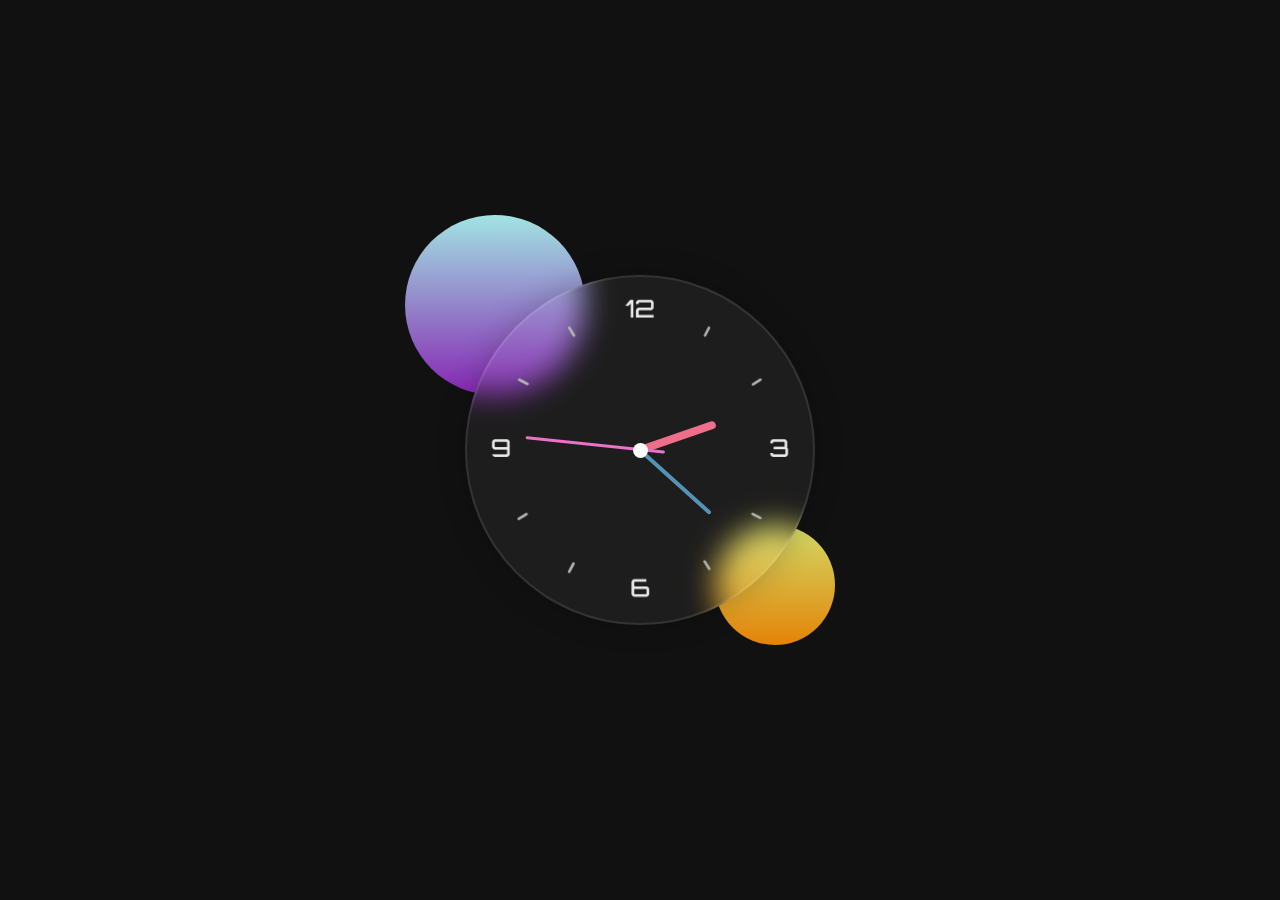
<file: analog clock/index.html>
<!DOCTYPE html>
<html lang="en">
<head>
    <meta charset="UTF-8">
    <meta http-equiv="X-UA-Compatible" content="IE=edge">
    <meta name="viewport" content="width=device-width, initial-scale=1.0">
    <link rel="stylesheet" href="style.css">
    <title>analog clock</title>
</head>
<body>
    <div class="container">

        <div class="circle"></div>
        <div class="circle"></div>

        <div class="clock">

                <div class="clock-bg">
                        <img src="clock.png" alt="">
                </div>

                <div class="hour">
                        <span class="hr" id="hr"></span>
                </div>

                <div class="minute">
                    <span class="min" id="min"></span>
                </div>

                <div class="second">
                    <span class="sec" id="sec"></span>
                </div>




        </div>

    </div>


<script src="index.js"></script>

</body>
</html>
</file>
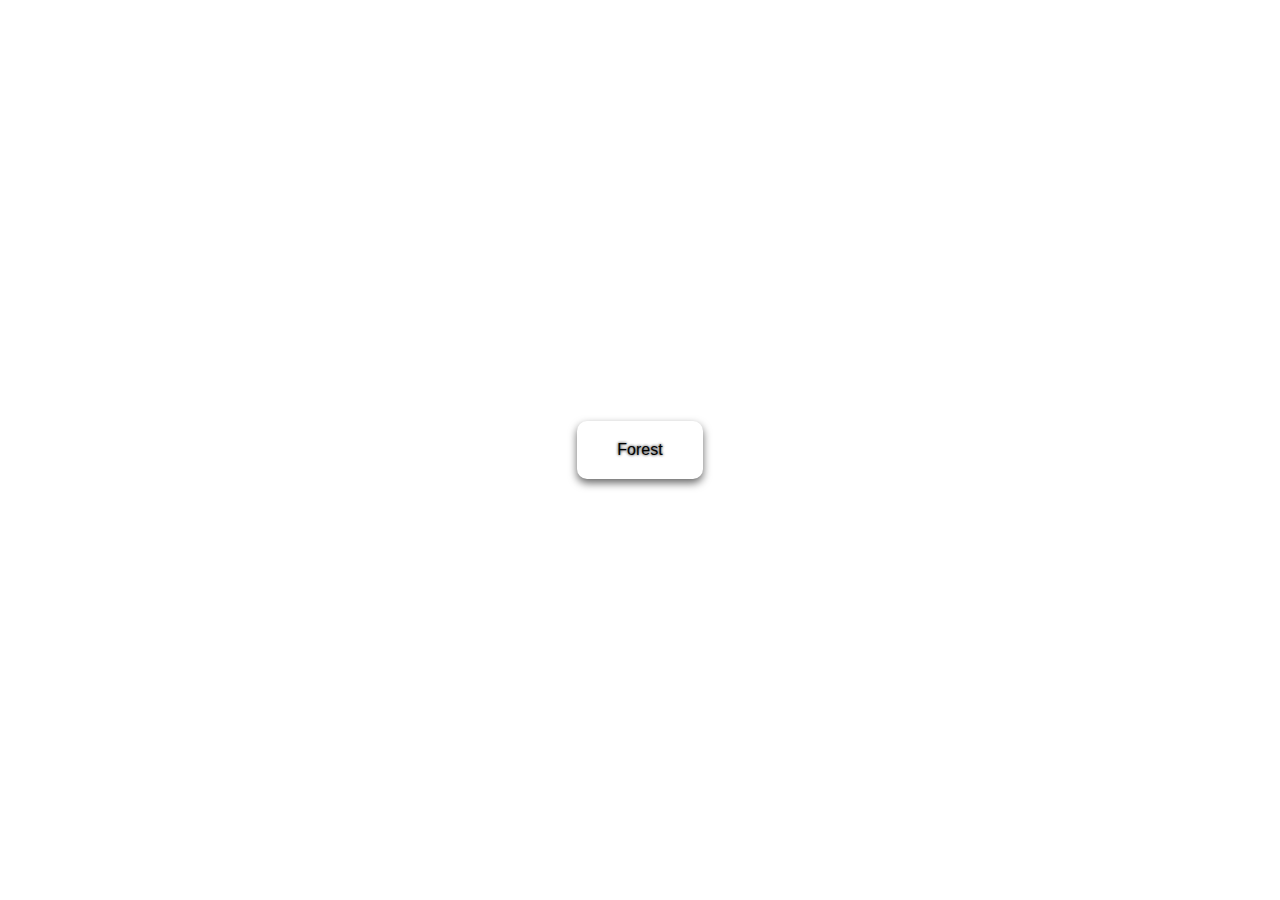
<file: Button ripple effect/index.html>
<!DOCTYPE html>
<html lang="en">
<head>
    <meta charset="UTF-8">
    <meta http-equiv="X-UA-Compatible" content="IE=edge">
    <meta name="viewport" content="width=device-width, initial-scale=1.0">
    <title>Button Ripple Effect</title>
    <link rel="stylesheet" href="style.css">
</head>
<body>
    <a href="#" class="btn"><span>Forest</span></a>
    <script src="index.js"></script>
</body>
</html>
</file>
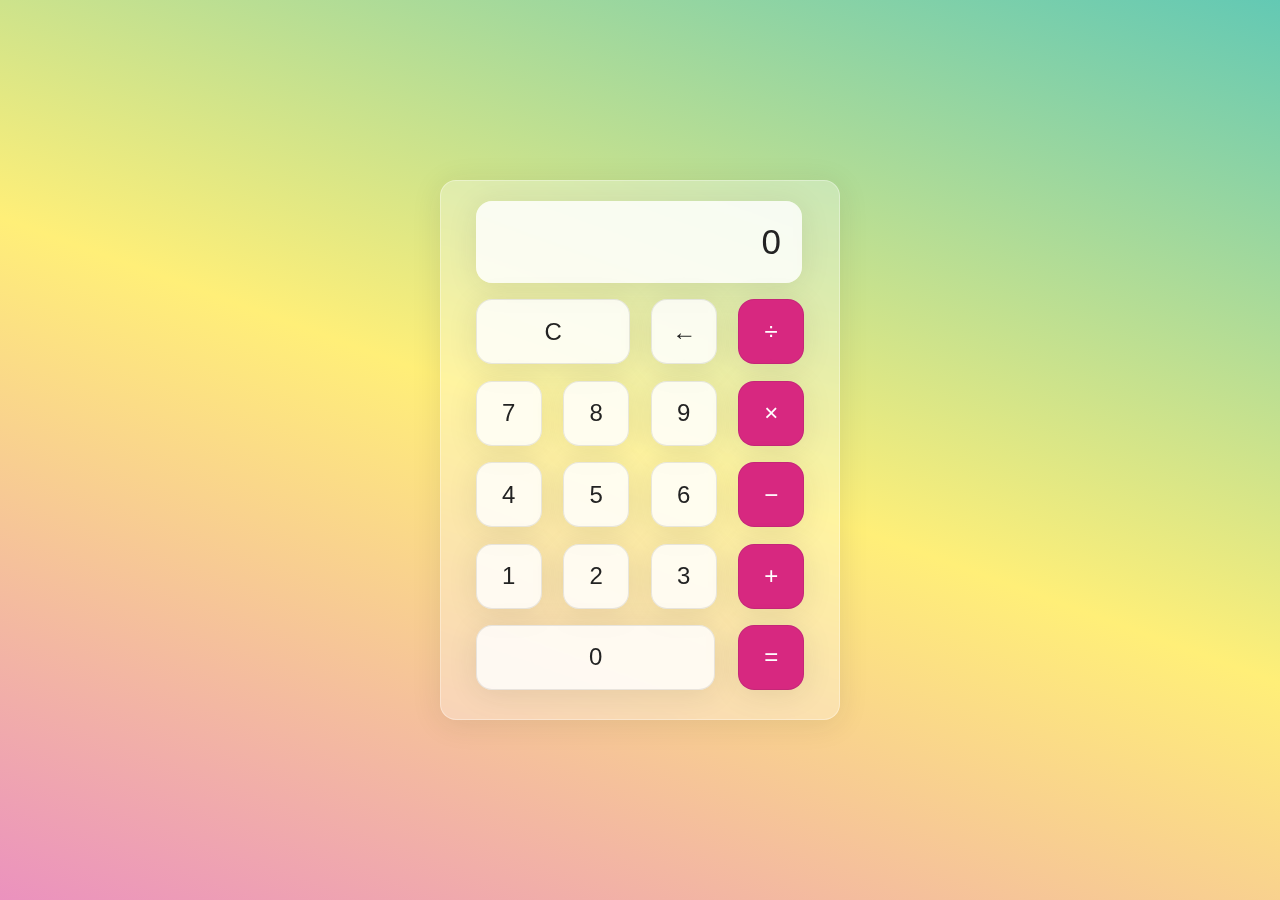
<file: CALCULATOR/index.html>
<!DOCTYPE html>
<html lang="en">
<head>
    <meta charset="UTF-8">
    <meta http-equiv="X-UA-Compatible" content="IE=edge">
    <meta name="viewport" content="width=device-width, initial-scale=1.0">
    <link rel="stylesheet" href="style.css">
    <title>Calculator by Vinay Kumar U</title>
</head>
<body>
    
    <div class="wrapper">
        <section class="screen">
            0
        </section>

        <section class="calc-buttons">
           
            <div class="calc-button-row">
                <button class="calc-button double">
                    C
                </button>
                <button class="calc-button">
                    &larr;
                </button>
                <button class="calc-button">
                    &divide;
                </button>
            </div>

            <div class="calc-button-row">
                <button class="calc-button">
                    7
                </button>
                <button class="calc-button">
                    8
                </button>
                <button class="calc-button">
                    9
                </button>
                <button class="calc-button">
                    &times;
                </button>
            </div>

            <div class="calc-button-row">
                <button class="calc-button">
                    4
                </button>
                <button class="calc-button">
                    5
                </button>
                <button class="calc-button">
                    6
                </button>
                <button class="calc-button">
                    &minus;
                </button>
            </div>

            <div class="calc-button-row">
                <button class="calc-button">
                    1
                </button>
                <button class="calc-button">
                    2
                </button>
                <button class="calc-button">
                    3
                </button>
                <button class="calc-button">
                    &plus;
                </button>
            </div>

            <div class="calc-button-row">
                <button class="calc-button-triple">
                    0
                </button>
                <button class="calc-button">
                    &equals;
                </button>
            </div>
        
        </section>
    
    </div>



    <script src="script.js"></script>
</body>
</html>
</file>
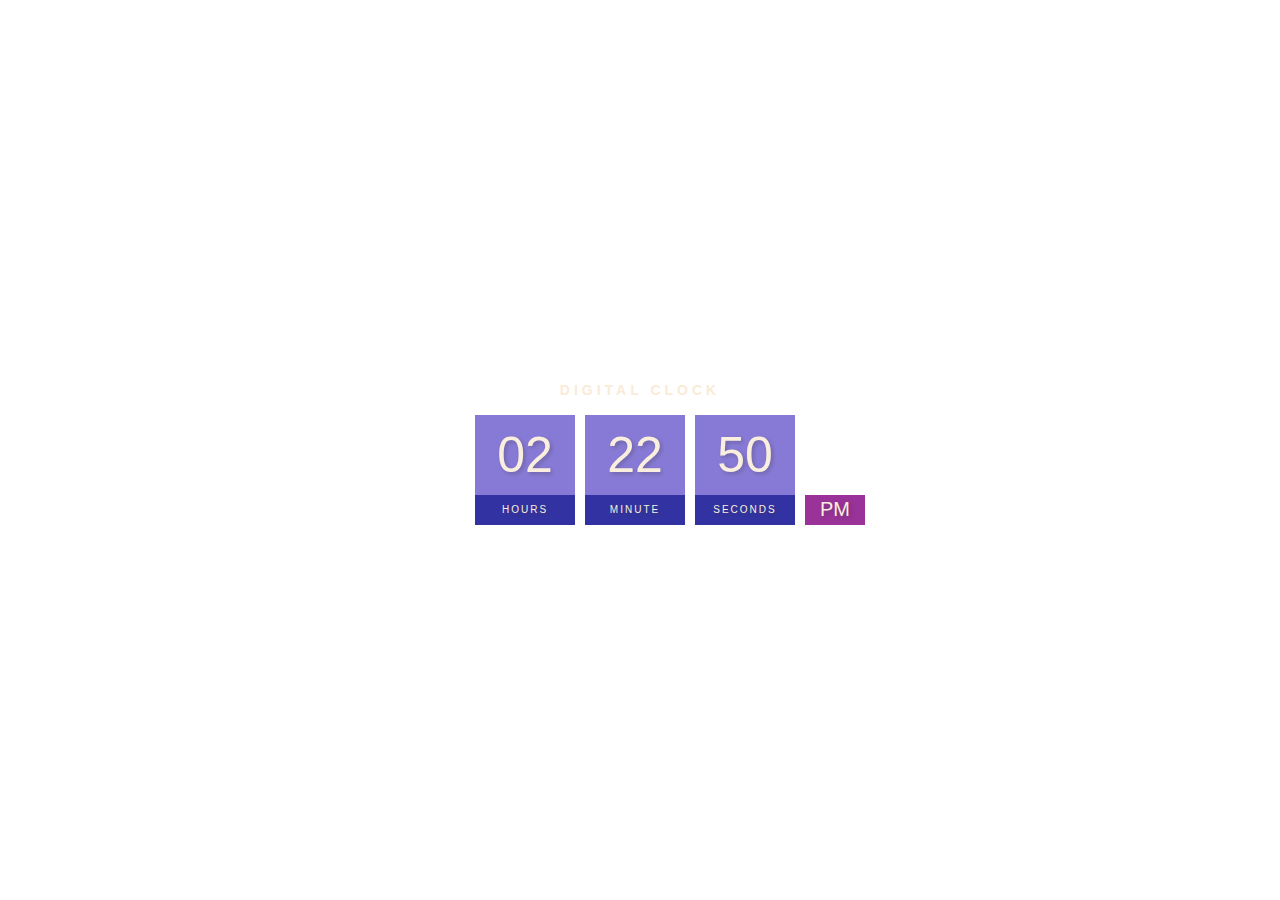
<file: digital clock/index.html>
<!DOCTYPE html>
<html lang="en">
<head>
    <meta charset="UTF-8">
    <meta http-equiv="X-UA-Compatible" content="IE=edge">
    <meta name="viewport" content="width=device-width, initial-scale=1.0">
    <title>Digital Clock</title>
    <link rel="stylesheet" href="style.css">
</head>
<body>
    <h2>Digital Clock</h2>
    <div class="clock">
        <div>
            <span id="hour">00</span>
            <span class="text">Hours</span>
        </div>
        <div>
            <span id="minutes">00</span>
            <span class="text">minute</span>
        </div>
        <div>
            <span id="seconds">00</span>
            <span class="text">seconds</span>
        </div>
        <div>
            <span id="ampm">AM</span>
        </div>
    </div>
    <script src="index.js"></script>
</body>
</html>
</file>
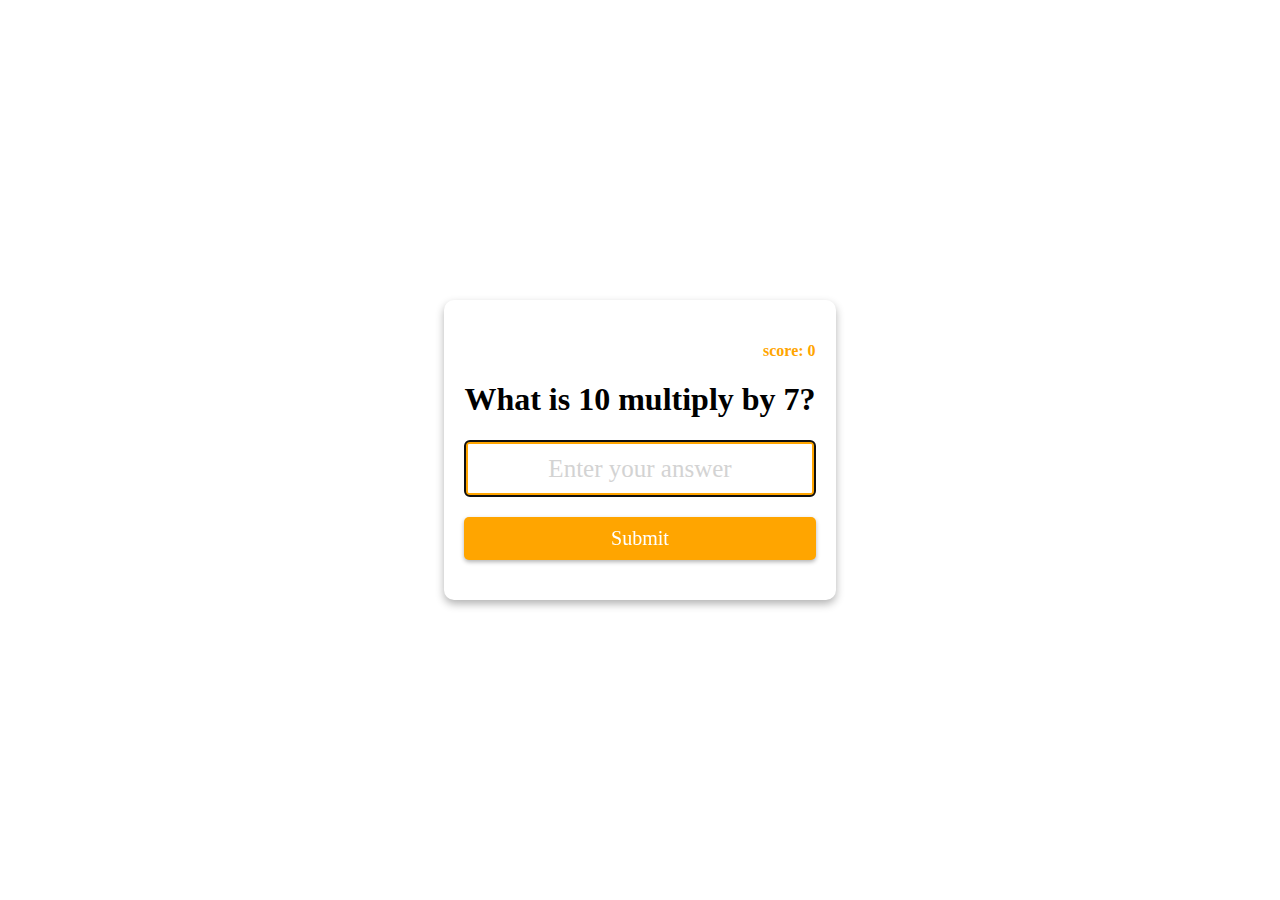
<file: multiplication game/index.html>
<!DOCTYPE html>
<html lang="en">
<head>
    <meta charset="UTF-8">
    <meta http-equiv="X-UA-Compatible" content="IE=edge">
    <meta name="viewport" content="width=device-width, initial-scale=1.0">
    <title>Multiplication App</title>
    <link rel="stylesheet" href="style.css">
</head>
<body>
    <form  class="form" id="form">
        <h4 class="score" id="score">score : 0</h4>
        <h1 id="question">What is 1 multiply by 1?</h1>
        <input type="text" class="input" id="input" placeholder="Enter your answer" autofocus autocomplete="off">
        <button type="submit" class = "btn">Submit</button>
    </form>
    <script src="index.js"></script>
</body>
</html>
</file>
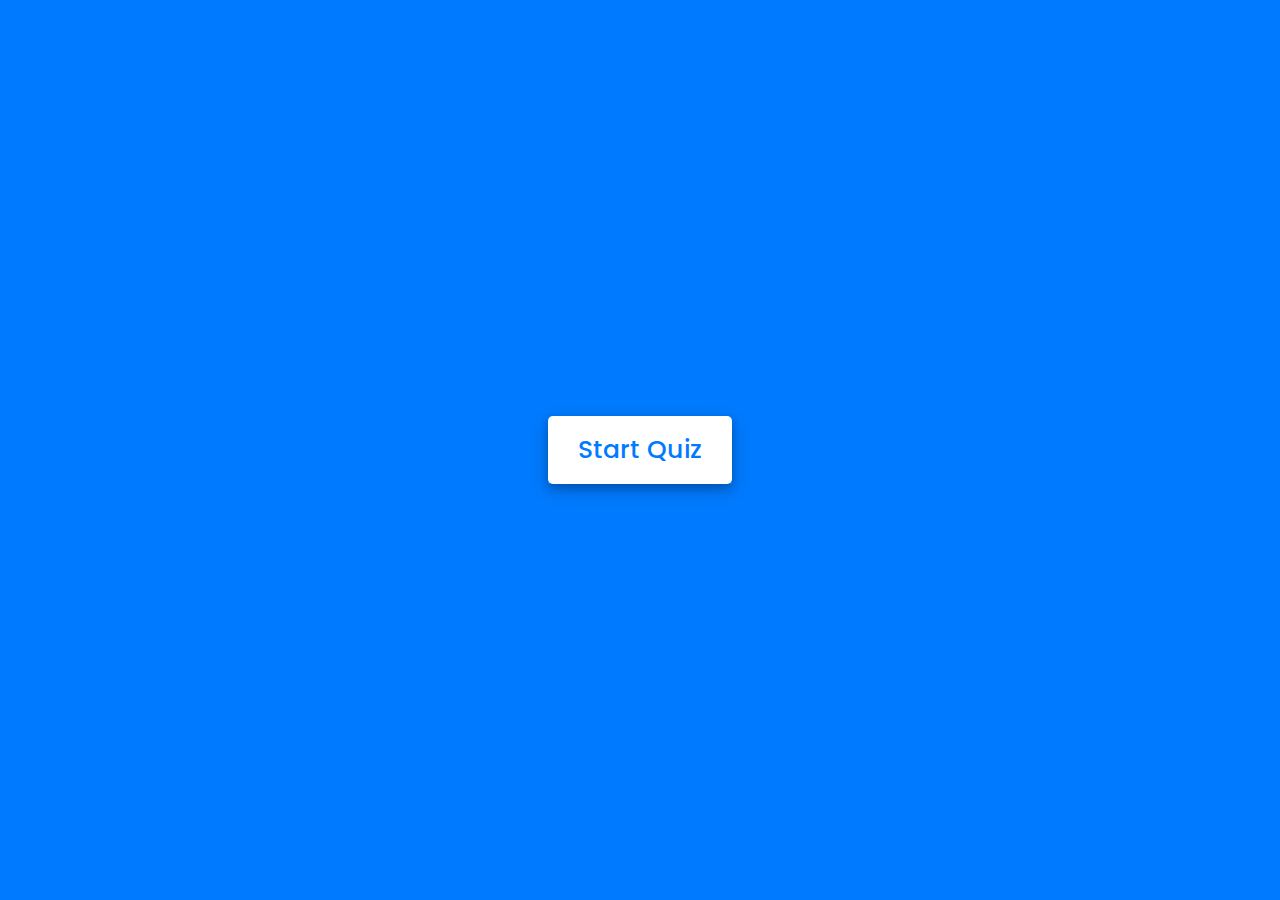
<file: Quiz Application with Timer/index.html>
<!DOCTYPE html>
<html lang="en">
<head>
    <meta charset="UTF-8">
    <meta name="viewport" content="width=device-width, initial-scale=1.0">
    <title>Quiz Website</title>
    <link rel="stylesheet" href="style.css">
    <!-- FontAweome CDN Link for Icons-->
    <link rel="stylesheet" href="https://cdnjs.cloudflare.com/ajax/libs/font-awesome/5.15.3/css/all.min.css"/>
</head>
<body>
    <!-- start Quiz button -->
    <div class="start_btn"><button>Start Quiz</button></div>

    <!-- Info Box -->
    <div class="info_box">
        <div class="info-title"><span>Some Rules of this Quiz</span></div>
        <div class="info-list">
            <div class="info">1. You will have only <span>15 seconds</span> per each question.</div>
            <div class="info">2. Once you select your answer, it can't be undone.</div>
            <div class="info">3. You can't select any option once time goes off.</div>
            <div class="info">4. You can't exit from the Quiz while you're playing.</div>
            <div class="info">5. You'll get points on the basis of your correct answers.</div>
        </div>
        <div class="buttons">
            <button class="quit">Exit Quiz</button>
            <button class="restart">Continue</button>
        </div>
    </div>

    <!-- Quiz Box -->
    <div class="quiz_box">
        <header>
            <div class="title">Awesome Quiz Application</div>
            <div class="timer">
                <div class="time_left_txt">Time Left</div>
                <div class="timer_sec">15</div>
            </div>
            <div class="time_line"></div>
        </header>
        <section>
            <div class="que_text">
                <!-- Here I've inserted question from JavaScript -->
            </div>
            <div class="option_list">
                <!-- Here I've inserted options from JavaScript -->
            </div>
        </section>

        <!-- footer of Quiz Box -->
        <footer>
            <div class="total_que">
                <!-- Here I've inserted Question Count Number from JavaScript -->
            </div>
            <button class="next_btn">Next Que</button>
        </footer>
    </div>

    <!-- Result Box -->
    <div class="result_box">
        <div class="icon">
            <i class="fas fa-crown"></i>
        </div>
        <div class="complete_text">You've completed the Quiz!</div>
        <div class="score_text">
            <!-- Here I've inserted Score Result from JavaScript -->
        </div>
        <div class="buttons">
            <button class="restart">Replay Quiz</button>
            <button class="quit">Quit Quiz</button>
        </div>
    </div>

    <!-- Inside this JavaScript file I've inserted Questions and Options only -->
    <script src="js/questions.js"></script>

    <!-- Inside this JavaScript file I've coded all Quiz Codes -->
    <script src="js/script.js"></script>

</body>
</html>
</file>
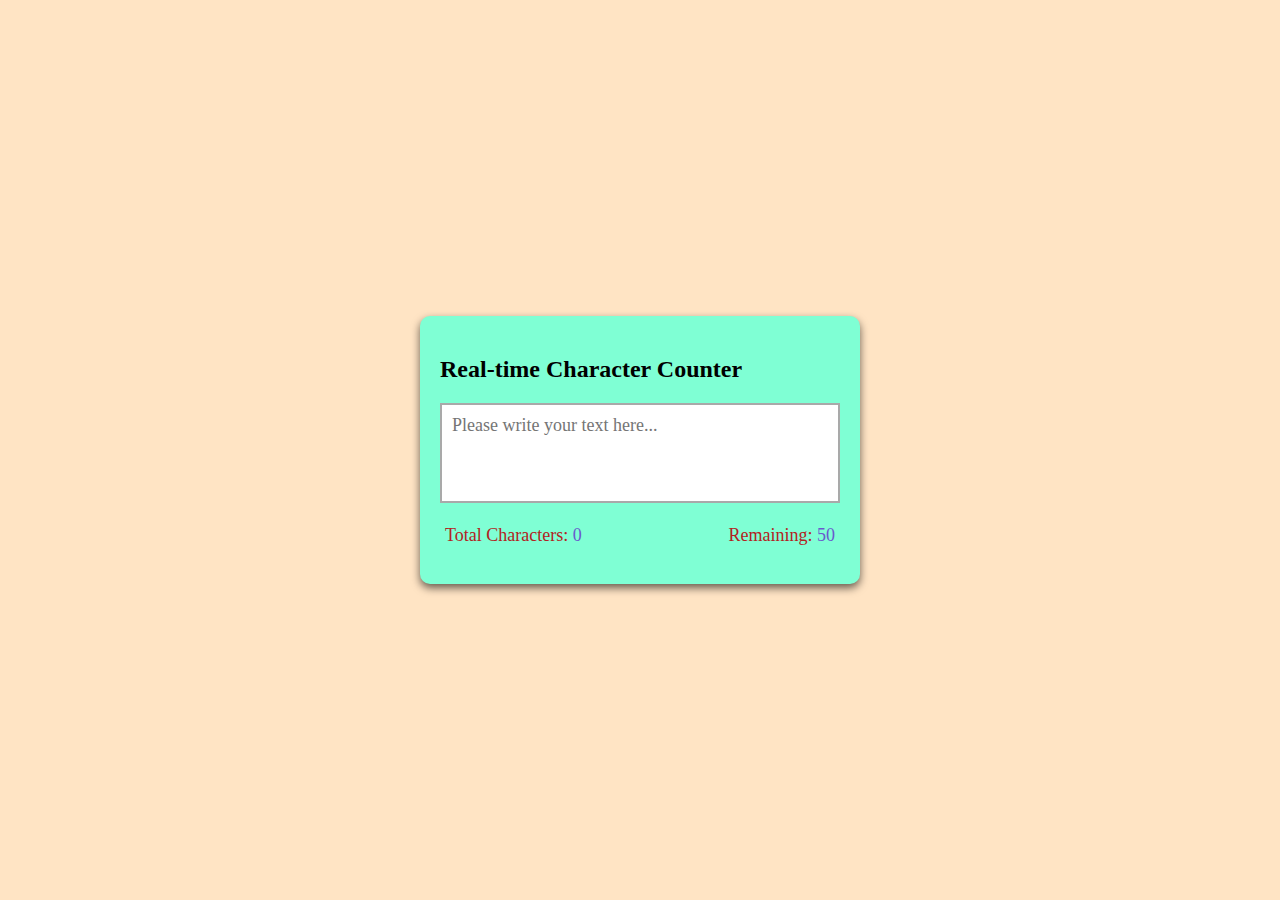
<file: Real time character counter/index.html>
<!DOCTYPE html>
<html lang="en">
<head>
    <meta charset="UTF-8">
    <meta http-equiv="X-UA-Compatible" content="IE=edge">
    <meta name="viewport" content="width=device-width, initial-scale=1.0">
    <title>Real time character counter</title>
    <link rel="stylesheet" href="style.css">
</head>
<body>
    <div class="container">
        
        <h2>Real-time Character Counter</h2>

        <textarea  id="textarea" class="textarea" placeholder="Please write your text here..." maxlength="50"></textarea>

        <div class="counter-container">
            <p>Total Characters: <span class="total-counter" id="total-counter"></span></p>

            <p>Remaining: <span class="remaining-counter" id="remaining-counter"></span></p>

        </div>
    </div>

    <script src="index.js"></script>
</body>
</html>
</file>
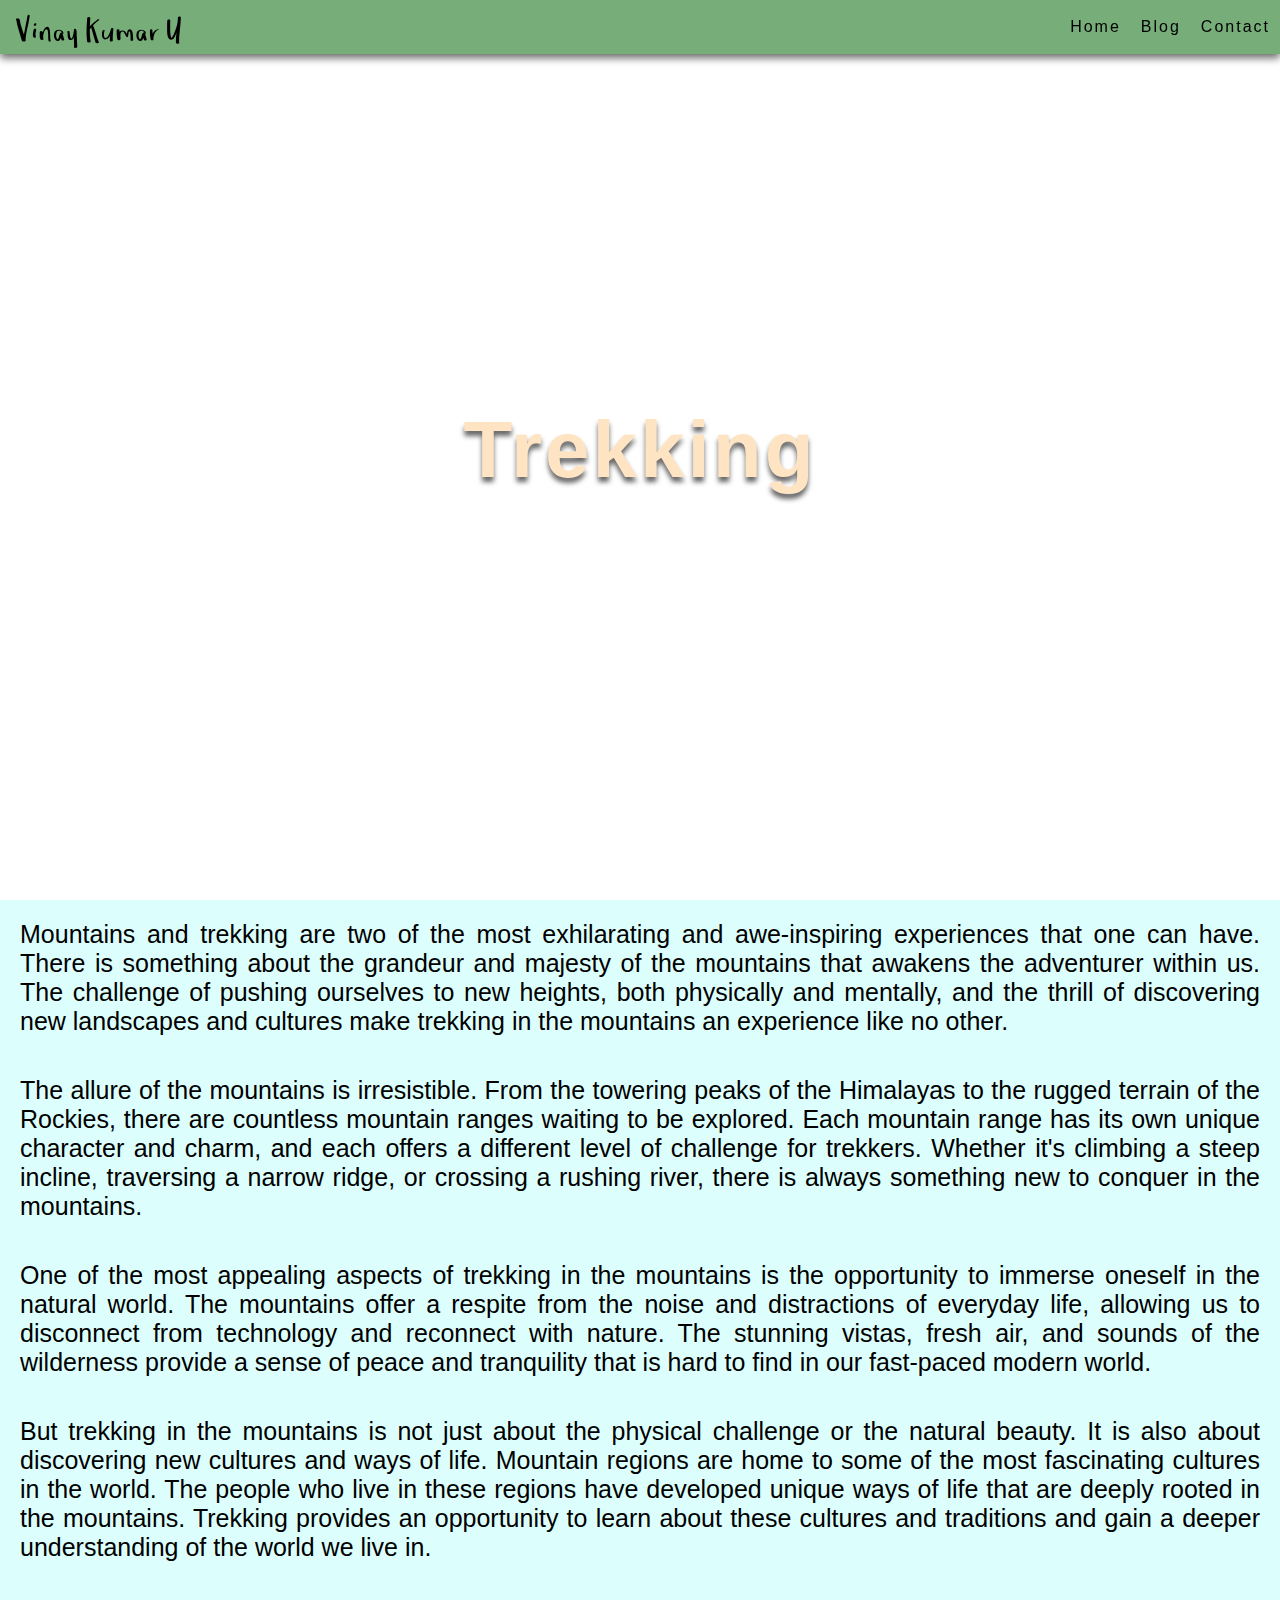
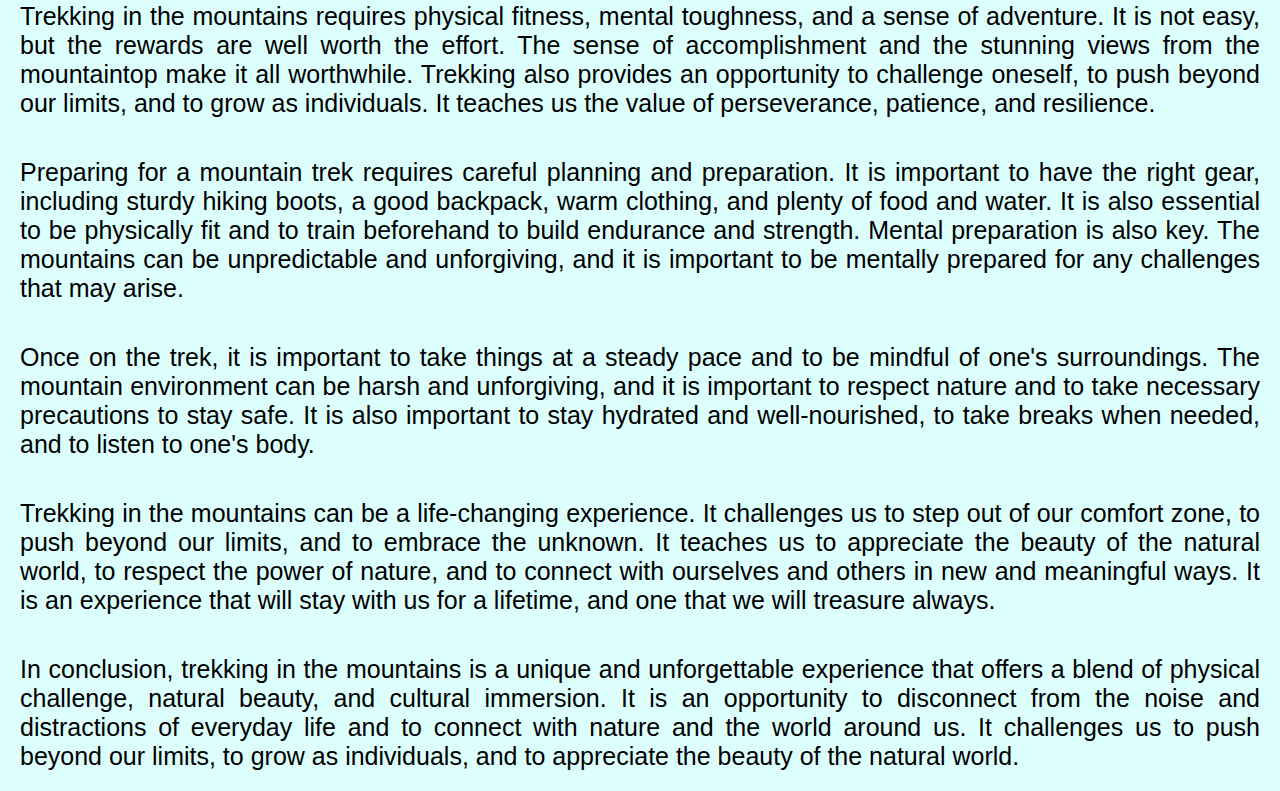
<file: Sticky Navbar/index.html>
<!DOCTYPE html>
<html lang="en">
<head>
    <meta charset="UTF-8">
    <meta http-equiv="X-UA-Compatible" content="IE=edge">
    <meta name="viewport" content="width=device-width, initial-scale=1.0">
    <title>Sticky Navbar</title>
    <link rel="stylesheet" href="style.css">
</head>
<body>
    <div class="navbar">
        <a href="index.html"><img src="logo.svg" alt="logo"></a>

        <ul>
            <li><a href="#">Home</a></li>
            <li><a href="#">Blog</a></li>
            <li><a href="#">Contact</a></li>
        </ul>
    </div>

    <div class="top-container">
        <h1>Trekking</h1>
    </div>

        <div class="bottom-container">
            <p class="text">Mountains and trekking are two of the most exhilarating and awe-inspiring experiences that one can have. There is something about the grandeur and majesty of the mountains that awakens the adventurer within us. The challenge of pushing ourselves to new heights, both physically and mentally, and the thrill of discovering new landscapes and cultures make trekking in the mountains an experience like no other.</p>

                <p class="text">The allure of the mountains is irresistible. From the towering peaks of the Himalayas to the rugged terrain of the Rockies, there are countless mountain ranges waiting to be explored. Each mountain range has its own unique character and charm, and each offers a different level of challenge for trekkers. Whether it's climbing a steep incline, traversing a narrow ridge, or crossing a rushing river, there is always something new to conquer in the mountains.</p>
                
                <p class="text">One of the most appealing aspects of trekking in the mountains is the opportunity to immerse oneself in the natural world. The mountains offer a respite from the noise and distractions of everyday life, allowing us to disconnect from technology and reconnect with nature. The stunning vistas, fresh air, and sounds of the wilderness provide a sense of peace and tranquility that is hard to find in our fast-paced modern world.</p>
                
                <p class="text">But trekking in the mountains is not just about the physical challenge or the natural beauty. It is also about discovering new cultures and ways of life. Mountain regions are home to some of the most fascinating cultures in the world. The people who live in these regions have developed unique ways of life that are deeply rooted in the mountains. Trekking provides an opportunity to learn about these cultures and traditions and gain a deeper understanding of the world we live in.</p>
                
                <p class="text">Trekking in the mountains requires physical fitness, mental toughness, and a sense of adventure. It is not easy, but the rewards are well worth the effort. The sense of accomplishment and the stunning views from the mountaintop make it all worthwhile. Trekking also provides an opportunity to challenge oneself, to push beyond our limits, and to grow as individuals. It teaches us the value of perseverance, patience, and resilience.</p>
                
                <p class="text">Preparing for a mountain trek requires careful planning and preparation. It is important to have the right gear, including sturdy hiking boots, a good backpack, warm clothing, and plenty of food and water. It is also essential to be physically fit and to train beforehand to build endurance and strength. Mental preparation is also key. The mountains can be unpredictable and unforgiving, and it is important to be mentally prepared for any challenges that may arise.</p>
                
                <p class="text">Once on the trek, it is important to take things at a steady pace and to be mindful of one's surroundings. The mountain environment can be harsh and unforgiving, and it is important to respect nature and to take necessary precautions to stay safe. It is also important to stay hydrated and well-nourished, to take breaks when needed, and to listen to one's body.</p>
                
                <p class="text">Trekking in the mountains can be a life-changing experience. It challenges us to step out of our comfort zone, to push beyond our limits, and to embrace the unknown. It teaches us to appreciate the beauty of the natural world, to respect the power of nature, and to connect with ourselves and others in new and meaningful ways. It is an experience that will stay with us for a lifetime, and one that we will treasure always.</p>
                
                <p class="text"> In conclusion, trekking in the mountains is a unique and unforgettable experience that offers a blend of physical challenge, natural beauty, and cultural immersion. It is an opportunity to disconnect from the noise and distractions of everyday life and to connect with nature and the world around us. It challenges us to push beyond our limits, to grow as individuals, and to appreciate the beauty of the natural world.</p>
           
        </div>


    <script src="index.js"></script>
</body>
</html>
</file>
<file: analog clock/style.css>
*{
    margin: 0;
    padding: 0;
    box-sizing: border-box;
}
body{
    height: 100vh;
    display: flex;
    align-items: center;
    justify-content: center;
    background: #111;
}

.container{
    position: relative;
}

.container .circle{
    position: absolute;
    border-radius: 50%;
    pointer-events: none;
    animation: 2s ease-in infinite alternate;
}

.container .circle:nth-child(1){
    width: 180px;
    height: 180px;
    top: -60px;
    left: -60px;
    background: linear-gradient(#a2e3e3, #8626b2);
    animation-name: move-up;
}

@keyframes move-up{
    to{
        transform: translateY(-10px);
    }
}

.container .circle:nth-child(2){
    width: 120px;
    height: 120px;
    bottom: -20px;
    right: -20px;
    background: linear-gradient(#d2da67,#e48307);
    animation-name: move-down;
}

@keyframes move-down{
    to{
        transform: translateY(10px);
    }
}

.clock{
    width: 350px;
    height: 350px;
    display: flex;
    align-items: center;
    justify-content: center;
    border: 2px solid rgba(255, 255, 255, 0.1);
    border-radius: 50%;
    backdrop-filter: blur(15px);
    background: rgba(255, 255, 255, 0.05);
    box-shadow: 0 0 30px rgba(0, 0, 0, 0.2);    
}

.clock .clock-bg img{
    width: 100%;
    height: 100%;
}

.clock::before{
    content: '';
    position: absolute;
    width: 15px;
    height: 15px;
    background: #fff;
    border-radius: 50%;
    z-index: 15;
}

.clock .hour,
.clock .minute,
.clock .second{
    position: absolute;
}

.clock .hour,
.clock .hour .hr{
    width: 160px;
    height: 160px;
}

.clock .minute,
.clock .minute .min{
    width: 190px;
    height: 190px;
}

.clock .second,
.clock .second .sec{
    width: 230px;
    height: 230px;
}

.clock .hour .hr,
.clock .minute .min,
.clock .second .sec{
    display: flex;
    justify-content: center;
    position: absolute;
    border-radius: 50%;
}

.clock .hour .hr::before{
    content: '';
    position: absolute;
    width: 8px;
    height: 80px;
    background: #ed6f8a;
    z-index: 10;
    border-radius: 10px;
}


.clock .minute .min::before{
    content: '';
    position: absolute;
    width: 4px;
    height: 90px;
    background: #5493b5;
    z-index: 11;
    border-radius: 8px;
}


.clock .second .sec::before{
    content: '';
    position: absolute;
    width: 3px;
    height: 140px;
    background: rgb(237, 113, 202);
    z-index: 12;
    border-radius: 2px;
}
</file>
<file: Button ripple effect/style.css>
body{
    margin: 0;
    display: flex;
    justify-content: center;
    height: 100vh;
    align-items: center;
    background-image: url(https://images.unsplash.com/photo-1506452305024-9d3f02d1c9b5?ixlib=rb-4.0.3&ixid=MnwxMjA3fDB8MHxwaG90by1wYWdlfHx8fGVufDB8fHx8&auto=format&fit=crop&w=1170&q=80);
    font-family: sans-serif;
    background-size: cover;
    text-shadow: 0 0 3px;
}            

.btn{
    background-color: white;
    padding: 20px 40px;
    border-radius: 10px;
    box-shadow: 0px 4px 8px rgba(0, 0, 0, .6);
    text-decoration: none;;
    color: black;
    position: absolute;
    overflow: hidden;
}

.btn::before{
    content: "";
    position: absolute;
    background-color: #748B75;
    width: 0;
    height: 0;
    left: var(--xPos);
    top: var(--yPos);
    transform: translate(-30%, -40%);
    border-radius: 50%;
    transition: width .8s, height .8s;

}

.btn:hover:before{
    width: 800px;
    height: 800px;
}

.btn span{
    position: relative;
    z-index: 1;
}
</file>
<file: CALCULATOR/style.css>
html{
    box-sizing: border-box;
    height:100%;
}

*,

*::before,

*::after{
    box-sizing: inherit;
    margin: 0;
    padding : 0;
}

body{
    align-items: center;
    background: linear-gradient(20deg, #eb92be, #ffef78, #63c9b4);
    display: flex;
    font-family: 'Dosis', sans-serif;
    font-display: swap;
    height: inherit;
    justify-content: center;

}

.wrapper{
    backdrop-filter: blur(5.5px);
    -webkit-backdrop-filter: blur(5.5px);
    border-radius: 16px;
    box-shadow: 0 4px 30px rgba(35, 35, 35, 0.1);
    color: #232323;
    backdrop-filter: blur(4px);
    -webkit-backdrop-filter: blur(4px);
    background: rgba(255, 255, 255, 0.30);
    border:  1px solid rgba(255, 255, 255, 0.34);
    flex-basis: 400px;
    height: 540px;
    padding: 20px 35px;   
}

.screen{
    backdrop-filter: blur(5.5px);
    background: rgba(255, 255, 255, 0.75);
    border: 1px solid rgba(255, 255, 255, 0.01);
    border-radius: 16px;
    box-shadow: 0 4px 30px rgba(35, 35, 35, 0.1);
    color: #232323;
    font-size: 35px;
    overflow: auto;
    padding: 20px;
    text-align: right;
    width: 326px;

}

.calc-button-row{
    display: flex;
    justify-content: space-between;
    margin: 5% 0;

}

.calc-button{
    backdrop-filter: blur(5.5px);
    -webkit-backdrop-filter: blur(5,5px);
    background: rgba(255, 255, 255, 0.75);
    border: 1px solid rgba(35, 35, 35, 0.1);
    border-radius: 16px;
    box-shadow: 0 4px 30px rgba(35, 35, 35, 0.1);
    color: #232323;
    flex-basis: 20%;
    font-family: inherit;
    font-size: 24px;
    height: 65px;
}

.calc-button-triple{
    backdrop-filter: blur(5.5px);
    -webkit-backdrop-filter: blur(5,5px);
    background: rgba(255, 255, 255, 0.75);
    border: 1px solid rgba(35, 35, 35, 0.1);
    border-radius: 16px;
    box-shadow: 0 4px 30px rgba(35, 35, 35, 0.1);
    color: #232323;
    flex-basis: 20%;
    font-family: inherit;
    font-size: 24px;
    height: 65px;
}

.calc-button:last-child{
    backdrop-filter: blur(5.5px);
    -webkit-backdrop-filter: blur(5,5px);
    background: rgba(255, 255, 255, 0.75);
    border: 1px solid rgba(35, 35, 35, 0.1);
    border-radius: 16px;
    box-shadow: 0 4px 30px rgba(35, 35, 35, 0.1);
    color: white;
    background: #d72880;

}

.calc-button:last-child:hover{
    background-color: inherit;
    color: inherit;
}

.calc-button:hover{
    background-color: inherit;
}

.calc-button-triple:hover{
    background-color: inherit;
}
.calc-button:active{
    background-color: #ffef78;

}
.double{
    flex-basis: 47%;
}

.calc-button-triple{
    flex-basis: 73%;
}
</file>
<file: digital clock/style.css>
body{
    margin: 0;
    font-family: sans-serif;
    display: flex;
    flex-direction: column;
    align-items: center;
    height: 100vh;
    justify-content: center;
    background-image: url("https://images.unsplash.com/photo-1610528816441-f309483d887a?ixlib=rb-4.0.3&ixid=MnwxMjA3fDB8MHxwaG90by1wYWdlfHx8fGVufDB8fHx8&auto=format&fit=crop&w=1171&q=80");
    background-size: cover;
    overflow: hidden;
}

h2{
    text-transform: uppercase;
    letter-spacing: 4px;
    font-size: 14px;
    text-align: center;
    color: antiquewhite;
}

.clock{
    display: flex;
}

.clock div{
    margin: 5px;
    position: relative;
}

.clock span{
    width: 100px;
    height: 80px;
    background-color: slateblue;
    opacity: .8;
    color: antiquewhite;
    display: flex;
    justify-content: center;
    align-items: center;
    font-size: 50px;
    text-shadow: 2px 2px 4px rgba(0, 0, 0, .3);

}

.clock .text{
    height: 30px;
    font-size: 10px;
    text-transform: uppercase;
    letter-spacing: 2px;
    background: darkblue;
    opacity: 0.8;
}

.clock #ampm{
    bottom: 0;
    position: absolute;
    width: 60px;
    height: 30px;
    font-size: 20px;
    background-color: purple;
}
</file>
<file: multiplication game/style.css>
body{
    margin: 0;
    display: flex;
    justify-content: center;
    height: 100vh;
    align-items: center;
    text-align: center;
    background-image: url(https://plus.unsplash.com/premium_photo-1676422355992-703feab0d80d?ixlib=rb-4.0.3&ixid=MnwxMjA3fDB8MHxzZWFyY2h8MXx8bWF0aHN8ZW58MHx8MHx8&auto=format&fit=crop&w=700&q=60);
    font-family: cursive;
    overflow: hidden;
}

.form{
    background-color: white;
    padding: 20px;
    box-shadow: 0 4px 8px rgba(0, 0, 0, .3);
    border-radius: 10px;
    margin: 10px;

}

.input{
    display: block;
    width: 100%;
    box-sizing: border-box;
    font-size: 25px;
    text-align: center;
    padding: 10px;
    border: solid 4px orange;
    color: black;
    border-radius: 5px;
}

.input::placeholder{
    color: lightgray;
    font-family: cursive;
}

.btn{
    background-color: orange;
    color: white;
    border: none;
    display: block;
    width: 100%;
    padding: 10px;
    font-size: 20px;
    font-family: cursive;
    margin: 20px 0;
    border-radius: 5px;
    box-shadow: 0 2px 4px rgba(0, 0, 0, .3);
    cursor: grab;
}

.btn:hover{
    filter: brightness(.9);
}

.score{
    color: orange;
    text-align: right;
}
</file>
<file: Quiz Application with Timer/style.css>
/* importing google fonts */
@import url('https://fonts.googleapis.com/css2?family=Poppins:wght@200;300;400;500;600;700&display=swap');
*{
    margin: 0;
    padding: 0;
    box-sizing: border-box;
    font-family: 'Poppins', sans-serif;
}

body{
    background: #007bff;
    background-image: url(https://wallpapercave.com/wp/wp5204099.jpg);
}

::selection{
    color: #fff;
    background: #007bff;
}

.buttons::before{
    background-color: #155724;
    
}

.start_btn,
.info_box,
.quiz_box,.result_box{
    position: absolute;
    top: 50%;
    left: 50%;
    transform: translate(-50%, -50%);
    box-shadow: 0 4px 8px 0 rgba(0, 0, 0, 0.2), 0 6px 20px 0 rgba(0, 0, 0, 0.19);
}

.info_box.activeInfo,
.quiz_box.activeQuiz,
.result_box.activeResult{
    opacity: 1;
    z-index: 5;
    pointer-events: auto;
    transform: translate(-50%, -50%) scale(1);
}

.start_btn button{
    font-size: 25px;
    font-weight: 500;
    color: #007bff;
    padding: 15px 30px;
    outline: none;
    border: none;
    border-radius: 5px;
    background: #fff;
    cursor: pointer;
}

.info_box{
    width: 540px;
    background: #fff;
    border-radius: 5px;
    transform: translate(-50%, -50%) scale(0.9);
    opacity: 0;
    pointer-events: none;
    transition: all 0.3s ease;
}

.info_box .info-title{
    height: 60px;
    width: 100%;
    border-bottom: 1px solid lightgrey;
    display: flex;
    align-items: center;
    padding: 0 30px;
    border-radius: 5px 5px 0 0;
    font-size: 20px;
    font-weight: 600;
}

.info_box .info-list{
    padding: 15px 30px;
}

.info_box .info-list .info{
    margin: 5px 0;
    font-size: 17px;
}

.info_box .info-list .info span{
    font-weight: 600;
    color: #007bff;
}
.info_box .buttons{
    height: 60px;
    display: flex;
    align-items: center;
    justify-content: flex-end;
    padding: 0 30px;
    border-top: 1px solid lightgrey;
}

.info_box .buttons button{
    margin: 0 5px;
    height: 40px;
    width: 100px;
    font-size: 16px;
    font-weight: 500;
    cursor: pointer;
    border: none;
    outline: none;
    border-radius: 5px;
    border: 1px solid #007bff;
    transition: all 0.3s ease;
}

.quiz_box{
    width: 550px;
    background: #fff;
    border-radius: 5px;
    transform: translate(-50%, -50%) scale(0.9);
    opacity: 0;
    pointer-events: none;
    transition: all 0.3s ease;
}

.quiz_box header{
    position: relative;
    z-index: 2;
    height: 70px;
    padding: 0 30px;
    background: #fff;
    border-radius: 5px 5px 0 0;
    display: flex;
    align-items: center;
    justify-content: space-between;
    box-shadow: 0px 3px 5px 1px rgba(0,0,0,0.1);
}

.quiz_box header .title{
    font-size: 20px;
    font-weight: 600;
}

.quiz_box header .timer{
    color: #004085;
    background: #cce5ff;
    border: 1px solid #b8daff;
    height: 45px;
    padding: 0 8px;
    border-radius: 5px;
    display: flex;
    align-items: center;
    justify-content: space-between;
    width: 145px;
}

.quiz_box header .timer .time_left_txt{
    font-weight: 400;
    font-size: 17px;
    user-select: none;
}

.quiz_box header .timer .timer_sec{
    font-size: 18px;
    font-weight: 500;
    height: 30px;
    width: 45px;
    color: #fff;
    border-radius: 5px;
    line-height: 30px;
    text-align: center;
    background: #343a40;
    border: 1px solid #343a40;
    user-select: none;
}

.quiz_box header .time_line{
    position: absolute;
    bottom: 0px;
    left: 0px;
    height: 3px;
    background: #007bff;
}

section{
    padding: 25px 30px 20px 30px;
    background: #fff;
}

section .que_text{
    font-size: 25px;
    font-weight: 600;
}

section .option_list{
    padding: 20px 0px;
    display: block;   
}

section .option_list .option{
    background: aliceblue;
    border: 1px solid #84c5fe;
    border-radius: 5px;
    padding: 8px 15px;
    font-size: 17px;
    margin-bottom: 15px;
    cursor: pointer;
    transition: all 0.3s ease;
    display: flex;
    align-items: center;
    justify-content: space-between;
}

section .option_list .option:last-child{
    margin-bottom: 0px;
}

section .option_list .option:hover{
    color: #004085;
    background: #cce5ff;
    border: 1px solid #b8daff;
}

section .option_list .option.correct{
    color: #155724;
    background: #d4edda;
    border: 1px solid #c3e6cb;
}

section .option_list .option.incorrect{
    color: #721c24;
    background: #f8d7da;
    border: 1px solid #f5c6cb;
}

section .option_list .option.disabled{
    pointer-events: none;
}

section .option_list .option .icon{
    height: 26px;
    width: 26px;
    border: 2px solid transparent;
    border-radius: 50%;
    text-align: center;
    font-size: 13px;
    pointer-events: none;
    transition: all 0.3s ease;
    line-height: 24px;
}
.option_list .option .icon.tick{
    color: #23903c;
    border-color: #23903c;
    background: #d4edda;
}

.option_list .option .icon.cross{
    color: #a42834;
    background: #f8d7da;
    border-color: #a42834;
}

footer{
    height: 60px;
    padding: 0 30px;
    display: flex;
    align-items: center;
    justify-content: space-between;
    border-top: 1px solid lightgrey;
}

footer .total_que span{
    display: flex;
    user-select: none;
}

footer .total_que span p{
    font-weight: 500;
    padding: 0 5px;
}

footer .total_que span p:first-child{
    padding-left: 0px;
}

footer button{
    height: 40px;
    padding: 0 13px;
    font-size: 18px;
    font-weight: 400;
    cursor: pointer;
    border: none;
    outline: none;
    color: #fff;
    border-radius: 5px;
    background: #007bff;
    border: 1px solid #007bff;
    line-height: 10px;
    opacity: 0;
    pointer-events: none;
    transform: scale(0.95);
    transition: all 0.3s ease;
}

footer button:hover{
    background: #0263ca;
}

footer button.show{
    opacity: 1;
    pointer-events: auto;
    transform: scale(1);
}

.result_box{
    background: #fff;
    border-radius: 5px;
    display: flex;
    padding: 25px 30px;
    width: 450px;
    align-items: center;
    flex-direction: column;
    justify-content: center;
    transform: translate(-50%, -50%) scale(0.9);
    opacity: 0;
    pointer-events: none;
    transition: all 0.3s ease;
}

.result_box .icon{
    font-size: 100px;
    color: #007bff;
    margin-bottom: 10px;
}

.result_box .complete_text{
    font-size: 20px;
    font-weight: 500;
}

.result_box .score_text span{
    display: flex;
    margin: 10px 0;
    font-size: 18px;
    font-weight: 500;
}

.result_box .score_text span p{
    padding: 0 4px;
    font-weight: 600;
}

.result_box .buttons{
    display: flex;
    margin: 20px 0;
}

.result_box .buttons button{
    margin: 0 10px;
    height: 45px;
    padding: 0 20px;
    font-size: 18px;
    font-weight: 500;
    cursor: pointer;
    border: none;
    outline: none;
    border-radius: 5px;
    border: 1px solid #007bff;
    transition: all 0.3s ease;
}

.buttons button.restart{
    color: #fff;
    background: #007bff;
}

.buttons button.restart:hover{
    background: #0263ca;
}

.buttons button.quit{
    color: #007bff;
    background: #fff;
}

.buttons button.quit:hover{
    color: #fff;
    background: #007bff;
}
</file>
<file: Real time character counter/style.css>
body{
    margin: 0;
    display: flex;
    justify-content: center;
    height: 100vh;
    align-items: center;
    background-color: bisque;
    font-family: cursive;    
}

.container{
    background-color: aquamarine;
    width: 400px;
    padding: 20px;
    margin: 5px;
    border-radius: 10px;
    box-shadow: 0 4px 8px rgba(0, 0, 0, .6);
}

.textarea{
    resize: none;
    width: 100%;
    height: 100px;
    font-size: 18px;
    font-family: cursive;
    padding: 10px;
    box-sizing: border-box;
    border: solid 2px darkgray; 
}

.counter-container{
    display: flex;
    justify-content: space-between;
    padding: 0 5px;
}

.counter-container p{
    font-size: 18px;
    color: firebrick;
}

.total-counter{
    color: slateblue;
}

.remaining-counter{
    color: slateblue;
}
</file>
<file: Sticky Navbar/style.css>
body{
    margin: 0;
}

.top-container{
    background-image: url("https://wallpaperaccess.com/full/1216331.jpg");
    height: 100vh;
    background-size: cover;
    display: flex;
    justify-content: center;
    align-items: center;
}

.top-container h1{
    color: bisque;
    font-size: 80px;
    text-align: center;
    font-family: 'Franklin Gothic Medium', 'Arial Narrow', Arial, sans-serif;
    letter-spacing: 3px;
    text-shadow: 0 5px 5px rgba(0, 0, 0, .6);
}

.text{
    margin: 20px ;
    font-family: sans-serif;
    font-size: 25px;
}

.navbar{
    display: flex;
    position: fixed;
    background-color: #77AD78;
    width: 100%;
    justify-content: space-between;
    align-items: center;
    box-shadow: 0 4px 8px rgba(0, 0, 0, .6);
    transition: background-color 0.4s;
}

.navbar ul{
    display: flex;
    list-style-type: none;

}

.navbar ul li a{
    text-decoration: none;
    margin: 0 10px;
    color: black;
    font-family: 'Franklin Gothic Medium', 'Arial Narrow', Arial, sans-serif;
    letter-spacing: 2px;
}

.navbar ul li a:hover{
    color: white;
}

.navbar.active{
    background-color: #6e6145 ;
}

.navbar.active ul li a{
    color: white;
}
.navbar.active ul li a:hover{
    color: black;
}

.bottom-container{
    text-align: justify;
    background-color: #DCFFFD;
    background-size: cover;
    display: grid;
}

@keyframes slideInLeft{
    from{
        transform: translateX(-800px);
    }
    to{
        transform: translateX(0);
    }
}

.top-container h1{
    animation-name: slideInLeft;
    animation-duration: 1s;
    animation-timing-function: ease-in-out;
    animation-delay: 0s;
    animation-fill-mode: none;
    animation-iteration-count: 1;
    animation-direction: normal;

    /*animation : name duration timing-function delay iteration-count direction fill-mode*/
}

@keyframes rotate{
    from{
        transform: rotate(0);
    }
    to{
        transform: rotate(360deg);
    }
}
</file>
